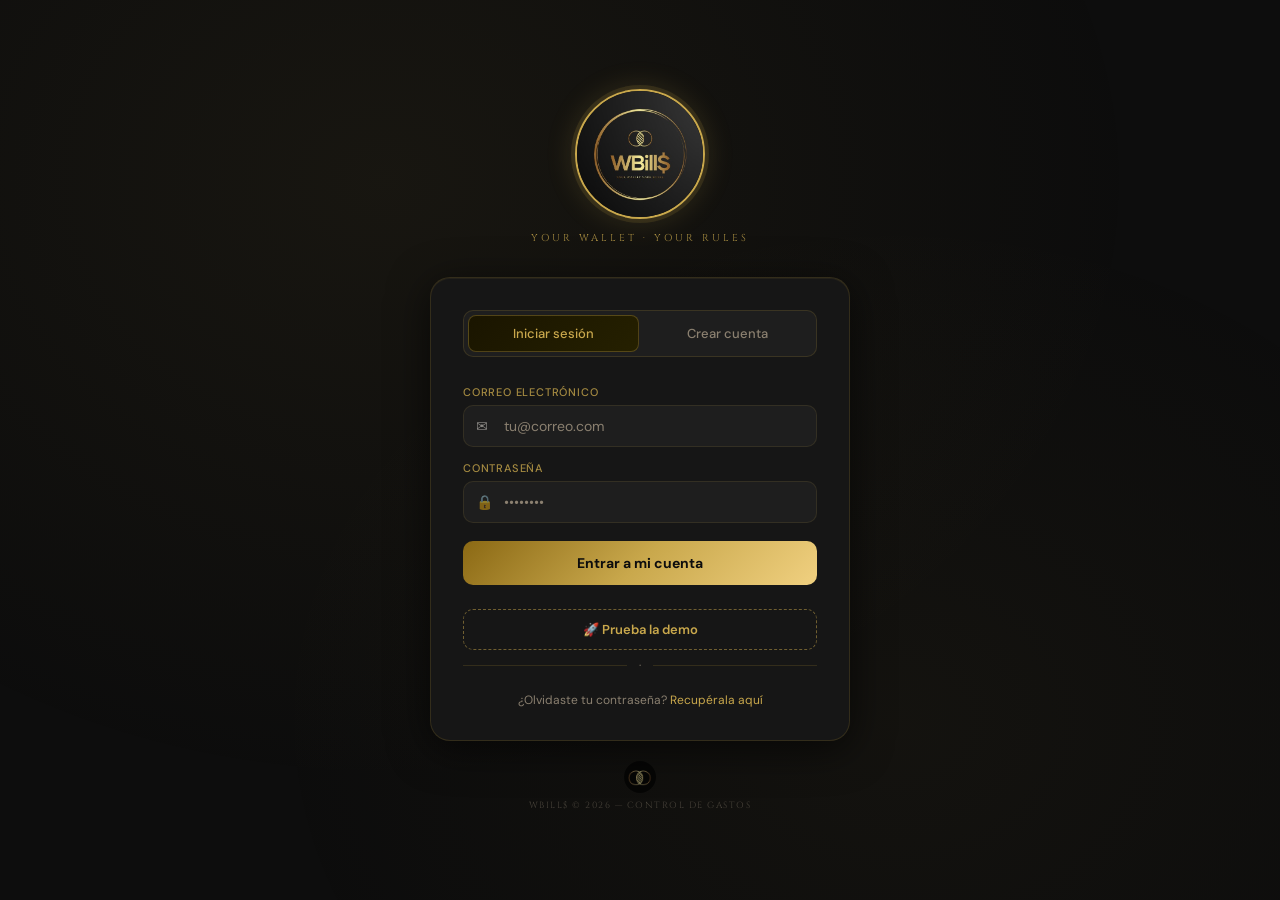
<file: templates/index.html>
<!DOCTYPE html>
<html lang="es">
<head>
  <meta charset="utf-8"/>
  <meta content="width=device-width,initial-scale=1" name="viewport"/>
  <!-- Anti-caché: el navegador NO debe guardar esta página -->
  <meta http-equiv="Cache-Control" content="no-store, no-cache, must-revalidate"/>
  <meta http-equiv="Pragma" content="no-cache"/>
  <meta http-equiv="Expires" content="0"/>
  <title>WBill$ — Your Wallet Your Rules</title>
  <link href="https://fonts.googleapis.com/css2?family=DM+Sans:wght@400;500;700;800&family=Cinzel:wght@400;600&display=swap" rel="stylesheet"/>
  <link href="/static/css/login.css" rel="stylesheet"/>
</head>
<body>
  <div class="container">
    <div class="logo-area">
      <div class="logo-circle">
        <img src="/static/img/WbillsLOGIN.jpg" alt="logo">
      </div>
      <div class="tagline">Your Wallet · Your Rules</div>
    </div>
    <div class="card">
      <div class="tabs">
        <button class="tab active" onclick="switchTab('login')">Iniciar sesión</button>
        <button class="tab" onclick="switchTab('registro')">Crear cuenta</button>
      </div>
      <div class="alert" id="alert"></div>

      <!-- LOGIN -->
      <div class="form" id="form-login">
        <div class="field">
          <div class="label">Correo electrónico</div>
          <div class="input-wrap">
            <span class="icon">✉</span>
            <input class="inp" id="l-email" placeholder="tu@correo.com" type="email"
                   autocomplete="off" autocorrect="off" spellcheck="false"/>
          </div>
        </div>
        <div class="field">
          <div class="label">Contraseña</div>
          <div class="input-wrap">
            <span class="icon">🔒</span>
            <input class="inp" id="l-pass" placeholder="••••••••" type="password"
                   autocomplete="new-password"/>
          </div>
        </div>
        <button class="btn-main" id="btn-login" onclick="doLogin()">
          <span id="login-txt">Entrar a mi cuenta</span>
          <div class="spinner" id="login-spin"></div>
        </button>
        <button class="demo-btn" onclick="goDemo()">🚀 Prueba la demo</button>
      </div>

      <!-- REGISTRO -->
      <div class="form" id="form-registro" style="display:none">
        <div class="field">
          <div class="label">Nombre completo</div>
          <div class="input-wrap">
            <span class="icon">👤</span>
            <input class="inp" id="r-name" placeholder="Juan Pérez" type="text"
                   autocomplete="off"/>
          </div>
        </div>
        <div class="field">
          <div class="label">Correo electrónico</div>
          <div class="input-wrap">
            <span class="icon">✉</span>
            <input class="inp" id="r-email" placeholder="tu@correo.com" type="email"
                   autocomplete="off"/>
          </div>
        </div>
        <div class="field">
          <div class="label">Contraseña</div>
          <div class="input-wrap">
            <span class="icon">🔒</span>
            <input class="inp" id="r-pass" oninput="checkStr(this.value)"
                   placeholder="Mínimo 8 caracteres" type="password"
                   autocomplete="new-password"/>
          </div>
          <div class="sw" id="sw">
            <div class="sbs">
              <div class="sb" id="s1"></div>
              <div class="sb" id="s2"></div>
              <div class="sb" id="s3"></div>
              <div class="sb" id="s4"></div>
            </div>
            <div class="slbl" id="slbl"></div>
          </div>
        </div>
        <div class="field">
          <div class="label">Confirmar contraseña</div>
          <div class="input-wrap">
            <span class="icon">🔒</span>
            <input class="inp" id="r-pass2" placeholder="Repite tu contraseña" type="password"
                   autocomplete="new-password"/>
          </div>
        </div>
        <button class="btn-main" id="btn-reg" onclick="doReg()">
          <span id="reg-txt">Crear mi cuenta</span>
          <div class="spinner" id="reg-spin"></div>
        </button>
      </div>

      <div class="divider"><span>·</span></div>
      <div class="footer-note">
        ¿Olvidaste tu contraseña?
        <a href="#" onclick="openForgot(); return false;">Recupérala aquí</a>
      </div>
    </div>
    <div class="page-footer">
      <div class="icon-sm"><img alt="icon" src="/static/img/favicon.jpg"/></div>
      <div class="copy">WBill$ © 2026 — Control de gastos</div>
    </div>
  </div>

  <!-- MODAL: Recuperar contraseña -->
  <div id="forgot-modal" style="
    display:none;position:fixed;inset:0;background:rgba(0,0,0,.75);
    z-index:999;align-items:center;justify-content:center;">
    <div style="
      background:#161616;border:1px solid rgba(201,168,76,.3);
      border-radius:18px;padding:2rem;width:min(90vw,380px);
      display:flex;flex-direction:column;gap:14px;">
      <div style="font-size:16px;font-weight:700;color:#C9A84C;">🔑 Recuperar contraseña</div>
      <div style="font-size:12px;color:#8B8070;">
        Ingresa tu correo y te proporcionaremos un token para restablecer tu contraseña.
      </div>
      <input id="forgot-email" type="email" autocomplete="off"
             placeholder="tu@correo.com"
             style="background:#1e1e1e;border:1px solid rgba(201,168,76,.2);
                    border-radius:9px;padding:10px 13px;color:#F5F0E8;
                    font-size:13px;outline:none;font-family:inherit;width:100%;box-sizing:border-box;"/>
      <div id="forgot-msg" style="font-size:12px;display:none;"></div>
      <div style="display:flex;gap:8px;">
        <button onclick="closeForgot()"
                style="flex:1;padding:10px;background:none;border:1px solid rgba(201,168,76,.2);
                       border-radius:9px;color:#8B8070;font-size:13px;cursor:pointer;font-family:inherit;">
          Cancelar
        </button>
        <button id="forgot-btn" onclick="doForgot()"
                style="flex:1;padding:10px;background:linear-gradient(135deg,#8B6914,#C9A84C);
                       border:none;border-radius:9px;color:#0d0d0d;font-size:13px;
                       font-weight:700;cursor:pointer;font-family:inherit;">
          Enviar
        </button>
      </div>
    </div>
  </div>

  <script src="/static/js/login.js"></script>
</body>
</html>
</file>
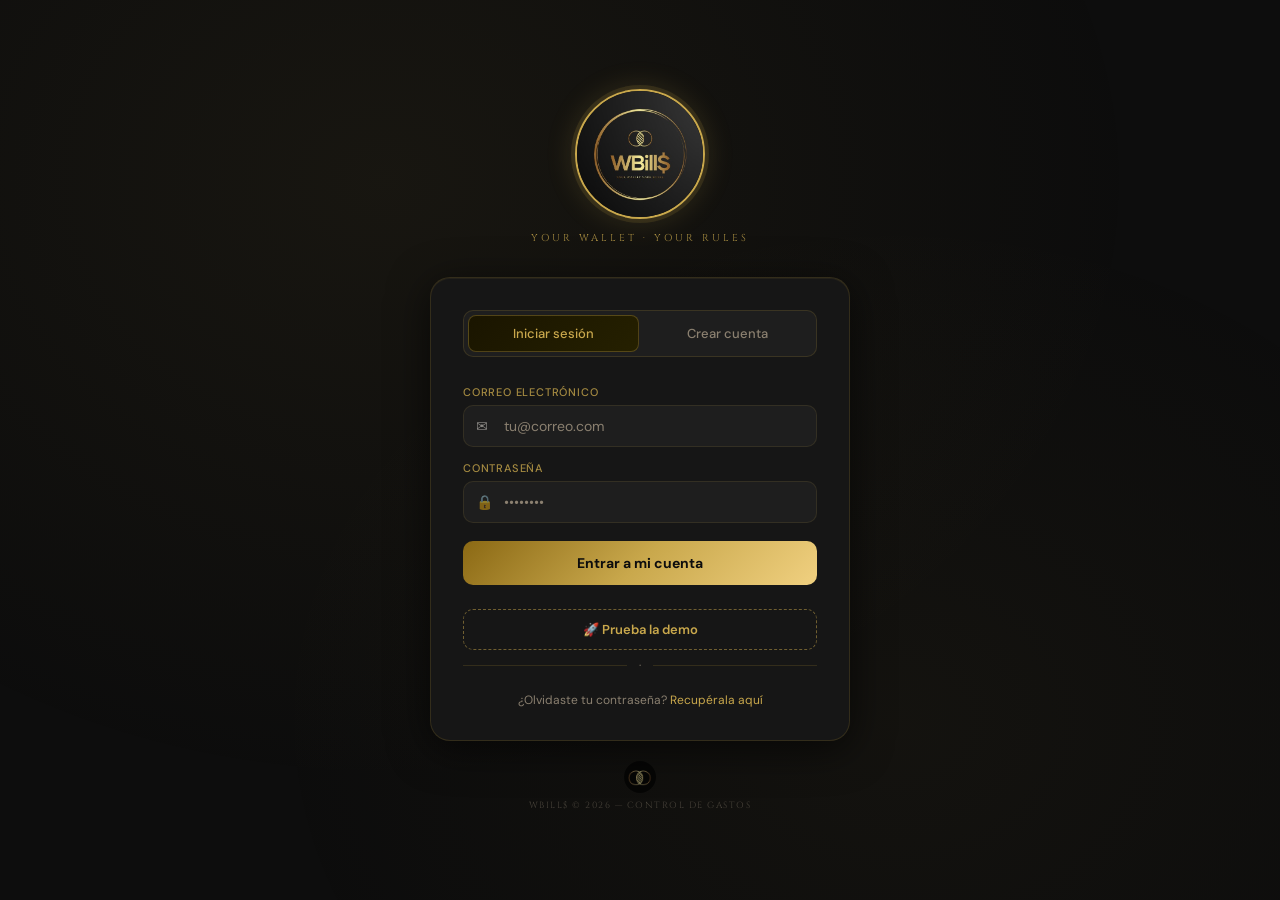
<file: login.html>
<!DOCTYPE html>
<html lang="es">
 <head>
  <meta charset="utf-8"/>
  <meta content="width=device-width,initial-scale=1" name="viewport"/>
  <title>
   WBill$ — Your Wallet Your Rules
  </title>
  <link href="https://fonts.googleapis.com/css2?family=DM+Sans:wght@400;500;700;800&amp;family=Cinzel:wght@400;600&amp;display=swap" rel="stylesheet"/>
  <link href="../static/css/login.css" rel="stylesheet"/>
 </head>
 <body>
  <div class="container">
   <div class="logo-area">
    <div class="logo-circle">
     <img alt="WBill$" src="[data-uri]"/>
    </div>
    <div class="tagline">
     Your Wallet · Your Rules
    </div>
   </div>
   <div class="card">
    <div class="tabs">
     <button class="tab active" onclick="switchTab('login')">
      Iniciar sesión
     </button>
     <button class="tab" onclick="switchTab('registro')">
      Crear cuenta
     </button>
    </div>
    <div class="alert" id="alert">
    </div>
    <!-- LOGIN -->
    <div class="form" id="form-login">
     <div class="field">
      <div class="label">
       Correo electrónico
      </div>
      <div class="input-wrap">
       <span class="icon">
        ✉
       </span>
       <input class="inp" id="l-email" placeholder="tu@correo.com" type="email"/>
      </div>
     </div>
     <div class="field">
      <div class="label">
       Contraseña
      </div>
      <div class="input-wrap">
       <span class="icon">
        🔒
       </span>
       <input class="inp" id="l-pass" placeholder="••••••••" type="password"/>
      </div>
     </div>
     <button class="btn-main" id="btn-login" onclick="doLogin()">
      <span id="login-txt">
       Entrar a mi cuenta
      </span>
      <div class="spinner" id="login-spin">
      </div>
     </button>
     <button class="demo-btn" onclick="goDemo()">
      🚀 Prueba la demo
     </button>
    </div>
    <!-- REGISTRO -->
    <div class="form" id="form-registro" style="display:none">
     <div class="field">
      <div class="label">
       Nombre completo
      </div>
      <div class="input-wrap">
       <span class="icon">
        👤
       </span>
       <input class="inp" id="r-name" placeholder="Juan Pérez" type="text"/>
      </div>
     </div>
     <div class="field">
      <div class="label">
       Correo electrónico
      </div>
      <div class="input-wrap">
       <span class="icon">
        ✉
       </span>
       <input class="inp" id="r-email" placeholder="tu@correo.com" type="email"/>
      </div>
     </div>
     <div class="field">
      <div class="label">
       Contraseña
      </div>
      <div class="input-wrap">
       <span class="icon">
        🔒
       </span>
       <input class="inp" id="r-pass" oninput="checkStr(this.value)" placeholder="Mínimo 8 caracteres" type="password"/>
      </div>
      <div class="sw" id="sw">
       <div class="sbs">
        <div class="sb" id="s1">
        </div>
        <div class="sb" id="s2">
        </div>
        <div class="sb" id="s3">
        </div>
        <div class="sb" id="s4">
        </div>
       </div>
       <div class="slbl" id="slbl">
       </div>
      </div>
     </div>
     <div class="field">
      <div class="label">
       Confirmar contraseña
      </div>
      <div class="input-wrap">
       <span class="icon">
        🔒
       </span>
       <input class="inp" id="r-pass2" placeholder="Repite tu contraseña" type="password"/>
      </div>
     </div>
     <button class="btn-main" id="btn-reg" onclick="doReg()">
      <span id="reg-txt">
       Crear mi cuenta
      </span>
      <div class="spinner" id="reg-spin">
      </div>
     </button>
    </div>
    <div class="divider">
     <span>
      ·
     </span>
    </div>
    <div class="footer-note">
     ¿Olvidaste tu contraseña?
     <a href="#">
      Recupérala aquí
     </a>
    </div>
   </div>
   <div class="page-footer">
    <div class="icon-sm">
     <img alt="icon" src="[data-uri]"/>
    </div>
    <div class="copy">
     WBill$ © 2026 — Control de gastos
    </div>
   </div>
  </div>
  <script src="../static/js/login.js">
  </script>
 </body>
</html>
</file>
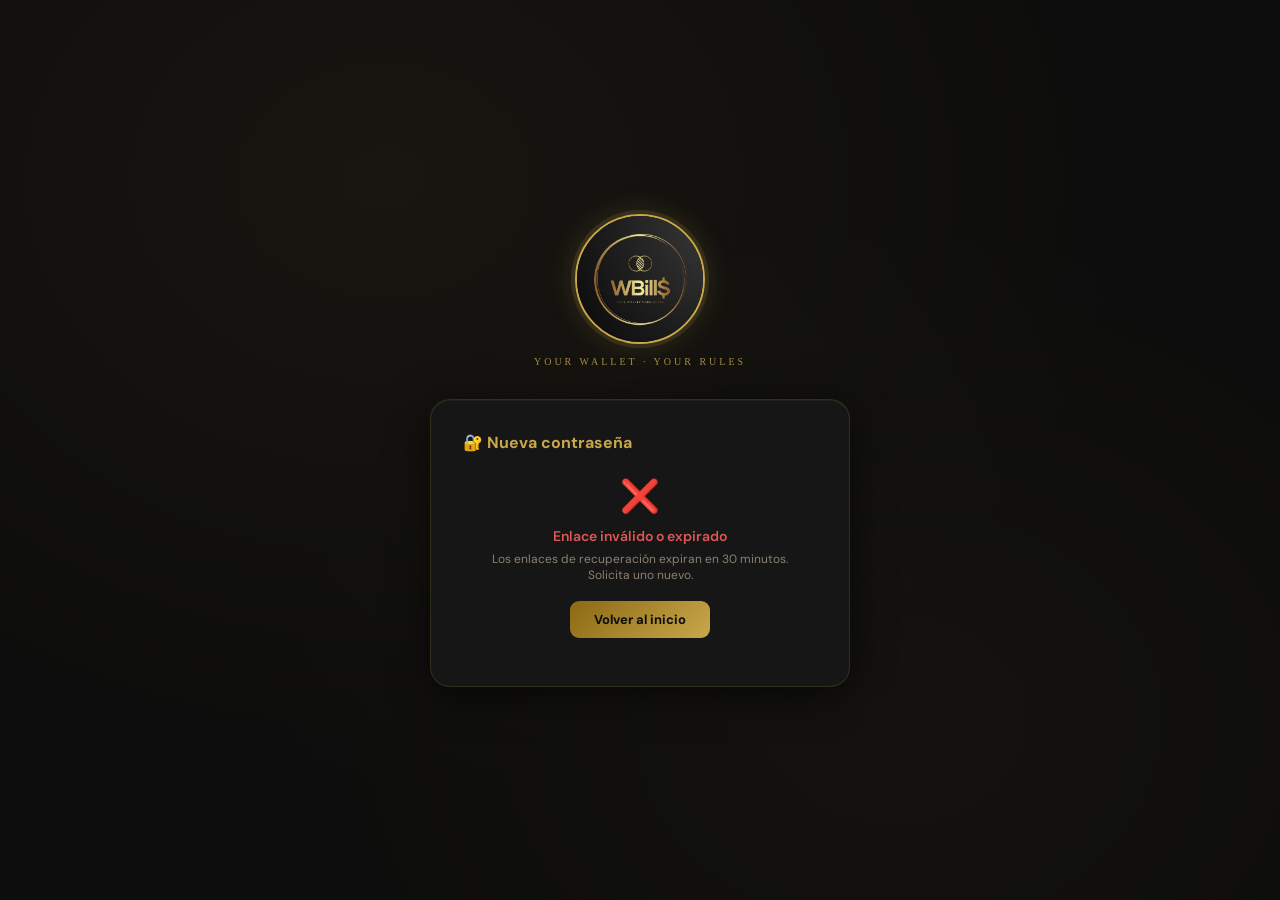
<file: templates/reset_password.html>
<!DOCTYPE html>
<html lang="es">
<head>
  <meta charset="utf-8"/>
  <meta content="width=device-width,initial-scale=1" name="viewport"/>
  <meta http-equiv="Cache-Control" content="no-store, no-cache, must-revalidate"/>
  <meta http-equiv="Pragma" content="no-cache"/>
  <title>WBill$ — Nueva contraseña</title>
  <link href="https://fonts.googleapis.com/css2?family=DM+Sans:wght@400;500;700;800&display=swap" rel="stylesheet"/>
  <link href="/static/css/login.css" rel="stylesheet"/>
</head>
<body>
  <div class="container">
    <div class="logo-area">
      <div class="logo-circle">
        <img src="/static/img/WbillsLOGIN.jpg" alt="logo">
      </div>
      <div class="tagline">Your Wallet · Your Rules</div>
    </div>
    <div class="card">
      <div style="font-size:16px;font-weight:700;color:#C9A84C;margin-bottom:6px;">
        🔐 Nueva contraseña
      </div>
      <div class="alert" id="alert"></div>

      <!-- Estado: validando token -->
      <div id="state-loading" style="text-align:center;padding:24px;color:#8B8070;font-size:13px;">
        Verificando enlace…
      </div>

      <!-- Estado: token inválido -->
      <div id="state-invalid" style="display:none;text-align:center;padding:16px;">
        <div style="font-size:32px;margin-bottom:10px;">❌</div>
        <div style="color:#E05555;font-size:14px;font-weight:600;margin-bottom:6px;">
          Enlace inválido o expirado
        </div>
        <div style="color:#8B8070;font-size:12px;margin-bottom:18px;">
          Los enlaces de recuperación expiran en 30 minutos.<br/>Solicita uno nuevo.
        </div>
        <a href="/" style="display:inline-block;padding:10px 24px;
           background:linear-gradient(135deg,#8B6914,#C9A84C);
           color:#0d0d0d;font-weight:700;font-size:13px;
           border-radius:9px;text-decoration:none;">
          Volver al inicio
        </a>
      </div>

      <!-- Estado: formulario válido -->
      <div id="state-form" style="display:none;flex-direction:column;gap:14px;">
        <div style="font-size:12px;color:#8B8070;">
          Crea una contraseña segura con al menos 8 caracteres, una mayúscula y un número.
        </div>
        <div class="field">
          <div class="label">Nueva contraseña</div>
          <div class="input-wrap">
            <span class="icon">🔒</span>
            <input class="inp" id="np" type="password" autocomplete="new-password"
                   placeholder="Mínimo 8 caracteres"/>
          </div>
        </div>
        <div class="field">
          <div class="label">Confirmar contraseña</div>
          <div class="input-wrap">
            <span class="icon">🔒</span>
            <input class="inp" id="np2" type="password" autocomplete="new-password"
                   placeholder="Repite la contraseña"/>
          </div>
        </div>
        <button class="btn-main" id="btn-reset" onclick="doReset()">
          <span id="reset-txt">Cambiar contraseña</span>
          <div class="spinner" id="reset-spin"></div>
        </button>
      </div>
    </div>
  </div>

  <script>
    const TOKEN = new URLSearchParams(window.location.search).get('token') || '';

    function showAlert(m, t = 'err') {
      const el = document.getElementById('alert');
      el.textContent = (t === 'err' ? '⚠ ' : '✓ ') + m;
      el.className = 'alert show ' + t;
    }

    // Validar token al cargar la página
    async function checkToken() {
      if (!TOKEN) { showInvalid(); return; }

      try {
        const res  = await fetch('/api/validate-token', {
          method:  'POST',
          headers: { 'Content-Type': 'application/json' },
          body:    JSON.stringify({ token: TOKEN })
        });
        const data = await res.json();

        if (data.valid) {
          document.getElementById('state-loading').style.display = 'none';
          document.getElementById('state-form').style.display    = 'flex';
        } else {
          showInvalid();
        }
      } catch (e) {
        showInvalid();
      }
    }

    function showInvalid() {
      document.getElementById('state-loading').style.display = 'none';
      document.getElementById('state-invalid').style.display = 'block';
    }

    async function doReset() {
      const np  = document.getElementById('np').value;
      const np2 = document.getElementById('np2').value;

      if (!np || !np2)   return showAlert('Completa ambos campos.');
      if (np !== np2)    return showAlert('Las contraseñas no coinciden.');

      document.getElementById('btn-reset').disabled          = true;
      document.getElementById('reset-spin').style.display    = 'block';
      document.getElementById('reset-txt').style.display     = 'none';

      try {
        const res  = await fetch('/api/reset-password', {
          method:  'POST',
          headers: { 'Content-Type': 'application/json' },
          body:    JSON.stringify({ token: TOKEN, new_password: np })
        });
        const data = await res.json();

        if (res.ok) {
          showAlert('¡Contraseña actualizada! Redirigiendo…', 'ok');
          setTimeout(() => { window.location.href = '/'; }, 2000);
        } else {
          showAlert(data.detail || 'Error al cambiar contraseña.');
          // Si el token ya expiró mostrar estado inválido
          if (res.status === 400) setTimeout(showInvalid, 2500);
        }
      } catch (e) {
        showAlert('Error de conexión.');
      } finally {
        document.getElementById('btn-reset').disabled       = false;
        document.getElementById('reset-spin').style.display = 'none';
        document.getElementById('reset-txt').style.display  = 'inline';
      }
    }

    // Iniciar validación
    checkToken();
  </script>
</body>
</html>
</file>
<file: static/css/login.css>
*{box-sizing:border-box;margin:0;padding:0}
:root{--bg:#0d0d0d;--s1:#161616;--s2:#1e1e1e;--bd:rgba(212,175,55,0.15);--gold:#C9A84C;--gold2:#F0D080;--gold3:#8B6914;--txt:#F5F0E8;--mut:#8B8070;--red:#FF6B6B;--green:#4ECDC4}
body{font-family:'DM Sans',system-ui,sans-serif;background:var(--bg);color:var(--txt);min-height:100vh;display:flex;align-items:center;justify-content:center;padding:2rem}
body::before{content:'';position:fixed;inset:0;background:radial-gradient(ellipse at 30% 20%,rgba(201,168,76,.06),transparent 60%),radial-gradient(ellipse at 70% 80%,rgba(201,168,76,.04),transparent 50%);pointer-events:none}
.container{width:100%;max-width:420px;position:relative;z-index:1}
.logo-area{text-align:center;margin-bottom:2rem;display:flex;flex-direction:column;align-items:center;gap:.75rem}
.logo-circle{width:130px;height:130px;border-radius:50%;overflow:hidden;border:2px solid var(--gold);box-shadow:0 0 0 4px rgba(201,168,76,.12),0 0 30px rgba(201,168,76,.2)}
.logo-circle img{width:100%;height:100%;object-fit:cover;display:block}
.tagline{font-family:'Cinzel',serif;font-size:10px;color:var(--gold);letter-spacing:3px;text-transform:uppercase;opacity:.8}
.card{background:var(--s1);border:1px solid var(--bd);border-radius:20px;padding:2rem;box-shadow:0 8px 40px rgba(0,0,0,.6),inset 0 1px 0 rgba(201,168,76,.08)}
.tabs{display:flex;background:var(--s2);border-radius:10px;padding:4px;margin-bottom:1.75rem;gap:4px;border:1px solid var(--bd)}
.tab{flex:1;padding:9px;border:none;border-radius:8px;background:none;color:var(--mut);font-size:13px;font-weight:500;cursor:pointer;transition:all .2s;font-family:inherit}
.tab.active{background:linear-gradient(135deg,#1a1500,#252000);color:var(--gold);border:1px solid rgba(201,168,76,.3)}
.form{display:flex;flex-direction:column;gap:14px}
.field{display:flex;flex-direction:column;gap:6px}
.label{font-size:11px;color:var(--gold);text-transform:uppercase;letter-spacing:.8px;font-weight:500;opacity:.8}
.input-wrap{position:relative}
.icon{position:absolute;left:13px;top:50%;transform:translateY(-50%);font-size:14px;pointer-events:none;opacity:.5}
.inp{width:100%;background:var(--s2);border:1px solid rgba(201,168,76,.12);border-radius:10px;padding:11px 14px 11px 40px;color:var(--txt);font-size:14px;outline:none;font-family:inherit;transition:border-color .2s,box-shadow .2s}
.inp:focus{border-color:rgba(201,168,76,.5);box-shadow:0 0 0 3px rgba(201,168,76,.08)}
.inp::placeholder{color:var(--mut)}
.sw{margin-top:4px;display:none}.sw.show{display:block}
.sbs{display:flex;gap:4px;margin-bottom:3px}
.sb{flex:1;height:3px;border-radius:2px;background:var(--s2);transition:background .3s}
.slbl{font-size:11px;color:var(--mut)}
.btn-main{width:100%;padding:13px;background:linear-gradient(135deg,var(--gold3),var(--gold),var(--gold2));color:#0d0d0d;border:none;border-radius:10px;font-size:14px;font-weight:700;cursor:pointer;font-family:inherit;transition:opacity .15s,transform .1s;margin-top:4px}
.btn-main:hover{opacity:.9;transform:translateY(-1px)}.btn-main:disabled{opacity:.4;cursor:not-allowed}
.divider{display:flex;align-items:center;gap:12px;margin:8px 0}
.divider::before,.divider::after{content:'';flex:1;height:1px;background:var(--bd)}
.divider span{font-size:11px;color:var(--mut)}
.alert{padding:10px 14px;border-radius:9px;font-size:13px;display:none;align-items:center;gap:8px;margin-bottom:8px}
.alert.show{display:flex}
.alert.err{background:rgba(255,107,107,.08);border:1px solid rgba(255,107,107,.2);color:var(--red)}
.alert.ok{background:rgba(201,168,76,.08);border:1px solid rgba(201,168,76,.2);color:var(--gold)}
.spinner{width:16px;height:16px;border:2px solid rgba(13,13,13,.2);border-top-color:#0d0d0d;border-radius:50%;animation:spin .6s linear infinite;display:none;margin:0 auto}
@keyframes spin{to{transform:rotate(360deg)}}
.footer-note{text-align:center;font-size:12px;color:var(--mut);margin-top:1.25rem}
.footer-note a{color:var(--gold);text-decoration:none}
.page-footer{display:flex;flex-direction:column;align-items:center;gap:6px;margin-top:1.25rem}
.icon-sm{width:32px;height:32px;border-radius:50%;overflow:hidden;opacity:.65}
.icon-sm img{width:100%;height:100%;object-fit:cover}
.copy{font-family:'Cinzel',serif;font-size:9px;color:var(--mut);letter-spacing:1.5px;opacity:.45;text-transform:uppercase}
/* DEMO CHIP */
.demo-btn{margin-top:10px;width:100%;padding:11px;background:transparent;border:1.5px dashed rgba(201,168,76,.5);border-radius:10px;color:var(--gold);font-size:13px;font-weight:600;font-family:inherit;cursor:pointer;transition:all .2s;display:flex;align-items:center;justify-content:center;gap:8px}
.demo-btn:hover{background:rgba(201,168,76,.08);border-color:var(--gold);transform:translateY(-1px)}
.demo-btn:active{transform:scale(.98)}
</file>
